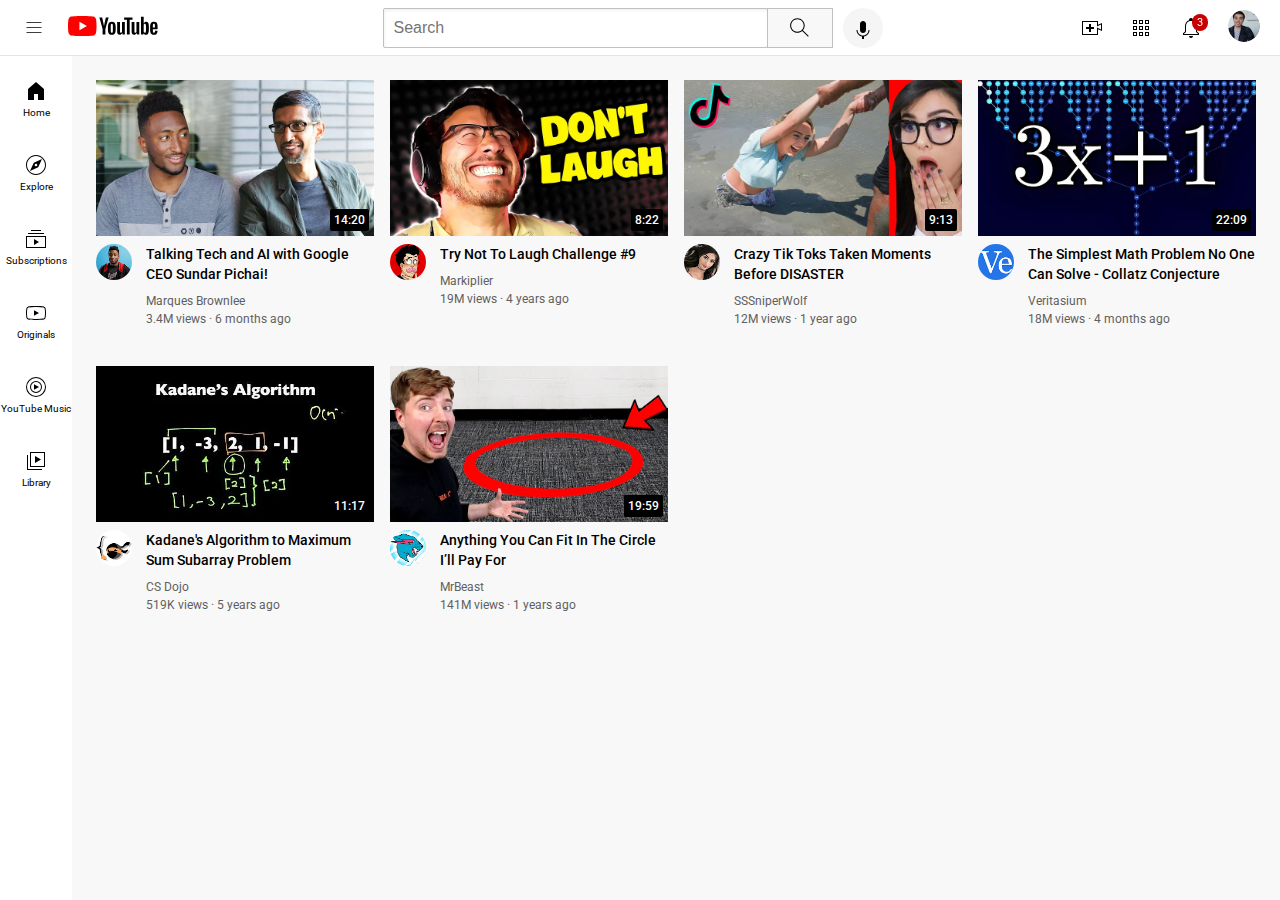
<file: index.html>
<!DOCTYPE html>
<html>

<head>
  <title>YouTube.com Clone</title>
  <link rel="preconnect" href="https://fonts.googleapis.com">
  <link rel="preconnect" href="https://fonts.gstatic.com" crossorigin>
  <link href="https://fonts.googleapis.com/css2?family=Agbalumo&family=Roboto:wght@400;500;700&display=swap"
    rel="stylesheet">

  <link rel="stylesheet" href="styles/general.css">
  <link rel="stylesheet" href="styles/header.css">
  <link rel="stylesheet" href="styles/video.css">
  <link rel="stylesheet" href="styles/sidebar.css">
</head>

<body>
  <div class="header">
    <div class="left-section">
      <img class="hamburger-menu" src="icons/hamburger-menu.svg" />
      <a href="https://www.youtube.com/">
      <img class="youtube-logo" src="icons/youtube-logo.svg"/></a>
    </div>
    <div class="middle-section">
      <input class="search-bar" type="text" placeholder="Search">
      <button class="search-button">
        <img class="search-icon" src="icons/search.svg">
        <div class="tooltip">Search</div>
      </button>
      <button class="voice-search-button">
        <img class="voice-search-icon" src="icons/voice-search-icon.svg"/>
        <div class="tooltip">Search with your voice</div>
      </button>
    </div>
    <div class="right-section">
     <div class="upload-icon-container">
      <img class="upload-icon" src="icons/upload.svg">
      <div class="tooltip">Create</div>
     </div>

     <div class="youtube-apps-icon-container">
      <img class="youtube-apps-icon" src="icons/youtube-apps.svg">
      <div class="tooltip">YouTube apps</div>
     </div>

      <div class="notification-icon-container">
        <img class="notification-icon" src="icons/notifications.svg">
        <div class="notifications-count">3</div>
        <div class="tooltip">Notifications</div>
      </div>

      <div>
        <img class="current-user-picture" src="channel-pictures/my-channel.jpeg"/>
      </div>
    </div>
  </div>
  <div class="sidebar">
    <div class="sidebar-link">
      <img src="icons/home.svg"/>
      <div>Home</div>
    </div>
    <div class="sidebar-link">
      <img src="icons/explore.svg"/>
      <div>Explore</div>
    </div>
    <div class="sidebar-link">
      <img src="icons/subscriptions.svg"/>
      <div>Subscriptions</div>
  </div>
    <div class="sidebar-link">
      <img src="icons/originals.svg"/>
      <div>Originals</div>
    </div>
    <div class="sidebar-link">
      <img src="icons/youtube-music.svg"/>
      <div>YouTube Music</div>
    </div>
    <div class="sidebar-link">
      <img src="icons/library.svg"/>
      <div>Library</div>
    </div>
  </div>
  <div class="video-grid">
    <div class="video-preview">
      <div class="thumbnail-row">
        <a href="https://youtu.be/n2RNcPRtAiY">
        <img class="thumbnail" src="thumbnails/thumbnail-1.webp"></a>
        <div class="video-time">14:20</div>
      </div>
      <div class="video-info-grid">
        <div class="channel-picture">
          <a href="https://www.youtube.com/@mkbhd">
          <img class="profile-picture" src="channel-pictures/channel-1.jpeg"></a>
        </div>
        <div class="video-info">
          <p class="video-title">
            Talking Tech and AI with Google CEO Sundar Pichai!
          </p>
          <p class="video-author">
            Marques Brownlee
          </p>
          <p class="video-stats">
            3.4M views &#183; 6 months ago
          </p>
        </div>
      </div>
    </div>
    <!--Div =box or containers-->
    <div class="video-preview">
      <div class="thumbnail-row">
        <img class="thumbnail" src="thumbnails/thumbnail-2.webp">
        <div class="video-time">8:22</div>
      </div>
      <div class="video-info-grid">
        <div class="channel-picture">
          <img class="profile-picture" src="channel-pictures/channel-2.jpeg">
        </div>
        <div class="video-info">
          <p class="video-title">
            Try Not To Laugh Challenge #9
          </p>
          <p class="video-author">
            Markiplier
          </p>
          <p class="video-stats">
            19M views &#183; 4 years ago
          </p>
        </div>
      </div>
    </div>
    <div class="video-preview">
      <div class="thumbnail-row">
        <img class="thumbnail" src="thumbnails/thumbnail-3.webp">
        <div class="video-time">9:13</div>
      </div>
      <div class="video-info-grid">
        <div class="channel-picture">
          <img class="profile-picture" src="channel-pictures/channel-3.jpeg">
        </div>
        <div class="video-info">
          <p class="video-title">
            Crazy Tik Toks Taken Moments Before DISASTER
          </p>
          <p class="video-author">
            SSSniperWolf
          </p>
          <p class="video-stats">
            12M views &#183; 1 year ago
          </p>
        </div>
      </div>
    </div>
    <!--Div =box or containers-->
    <div class="video-preview">
      <div class="thumbnail-row">
        <img class="thumbnail" src="thumbnails/thumbnail-4.webp">
        <div class="video-time">22:09</div>
      </div>
      <div class="video-info-grid">
        <div class="channel-picture">
          <img class="profile-picture" src="channel-pictures/channel-4.jpeg">
        </div>
        <div class="video-info">
          <p class="video-title">
            The Simplest Math Problem No One Can Solve - Collatz Conjecture
          </p>
          <p class="video-author">
            Veritasium
          </p>
          <p class="video-stats">
            18M views &#183; 4 months ago
          </p>
        </div>
      </div>
    </div>
    <div class="video-preview">
      <div class="thumbnail-row">
        <img class="thumbnail" src="thumbnails/thumbnail-5.webp">
        <div class="video-time">11:17</div>
      </div>
      <div class="video-info-grid">
        <div class="channel-picture">
          <img class="profile-picture" src="channel-pictures/channel-5.jpeg">
        </div>
        <div class="video-info">
          <p class="video-title">
            Kadane's Algorithm to Maximum Sum Subarray Problem
          </p>
          <p class="video-author">
            CS Dojo
          </p>
          <p class="video-stats">
            519K views &#183; 5 years ago
          </p>
        </div>
      </div>
    </div>
    <!--Div =box or containers-->
    <div class="video-preview">
      <div class="thumbnail-row">
        <img class="thumbnail" src="thumbnails/thumbnail-6.webp">
        <div class="video-time">19:59</div>
      </div>
      <div class="video-info-grid">
        <div class="channel-picture">
          <img class="profile-picture" src="channel-pictures/channel-6.jpeg">
        </div>
        <div class="video-info">
          <p class="video-title">
            Anything You Can Fit In The Circle I’ll Pay For
          </p>
          <p class="video-author">
            MrBeast
          </p>
          <p class="video-stats">
            141M views &#183; 1 years ago
          </p>
        </div>
      </div>
    </div>
  </div>
</body>

</html>
</file>
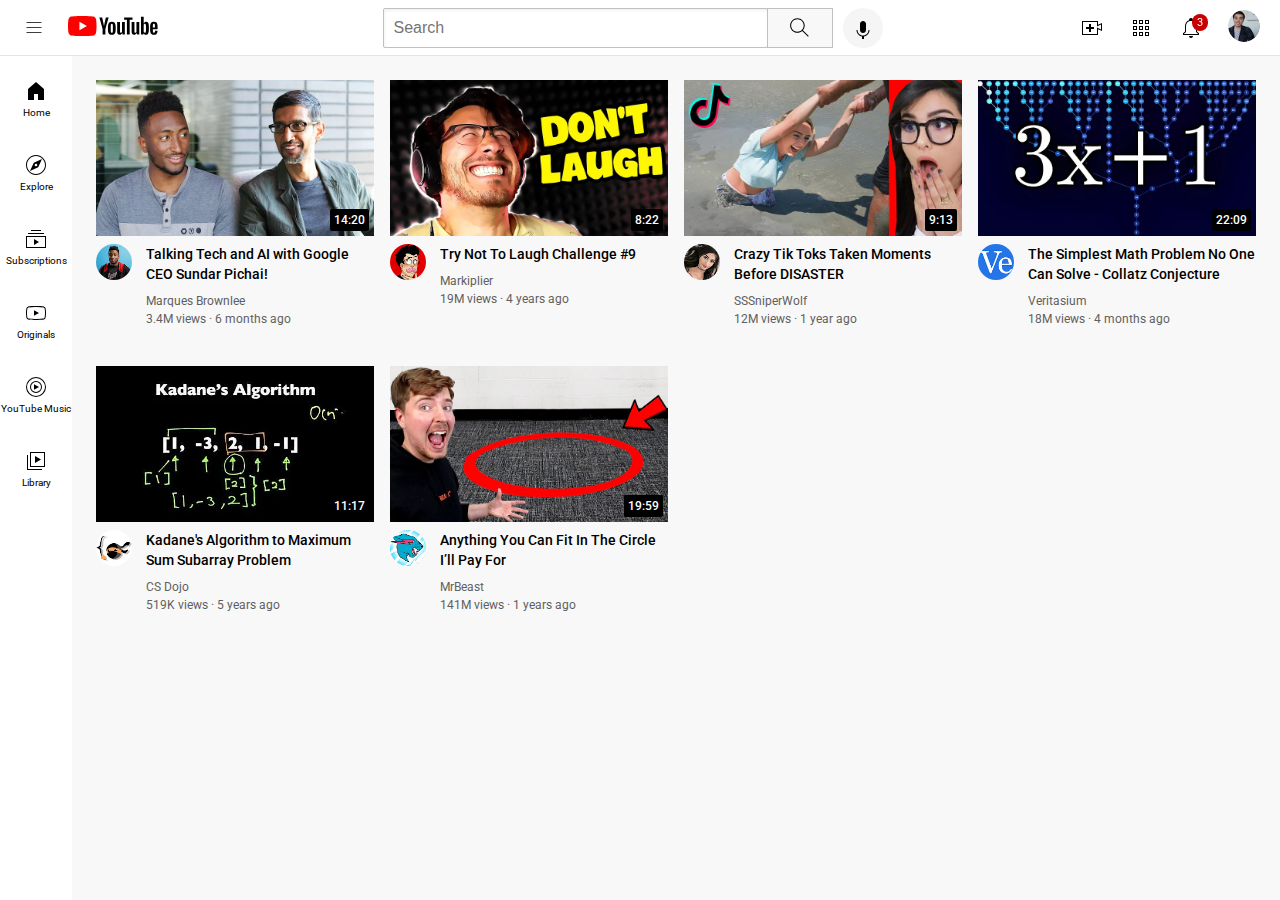
<file: youtube.html>
<!DOCTYPE html>
<html>

<head>
  <title>YouTube.com Clone</title>
  <link rel="preconnect" href="https://fonts.googleapis.com">
  <link rel="preconnect" href="https://fonts.gstatic.com" crossorigin>
  <link href="https://fonts.googleapis.com/css2?family=Agbalumo&family=Roboto:wght@400;500;700&display=swap"
    rel="stylesheet">

  <link rel="stylesheet" href="styles/general.css">
  <link rel="stylesheet" href="styles/header.css">
  <link rel="stylesheet" href="styles/video.css">
  <link rel="stylesheet" href="styles/sidebar.css">
</head>

<body>
  <div class="header">
    <div class="left-section">
      <img class="hamburger-menu" src="icons/hamburger-menu.svg" />
      <a href="https://www.youtube.com/">
      <img class="youtube-logo" src="icons/youtube-logo.svg"/></a>
    </div>
    <div class="middle-section">
      <input class="search-bar" type="text" placeholder="Search">
      <button class="search-button">
        <img class="search-icon" src="icons/search.svg">
        <div class="tooltip">Search</div>
      </button>
      <button class="voice-search-button">
        <img class="voice-search-icon" src="icons/voice-search-icon.svg"/>
        <div class="tooltip">Search with your voice</div>
      </button>
    </div>
    <div class="right-section">
     <div class="upload-icon-container">
      <img class="upload-icon" src="icons/upload.svg">
      <div class="tooltip">Create</div>
     </div>

     <div class="youtube-apps-icon-container">
      <img class="youtube-apps-icon" src="icons/youtube-apps.svg">
      <div class="tooltip">YouTube apps</div>
     </div>

      <div class="notification-icon-container">
        <img class="notification-icon" src="icons/notifications.svg">
        <div class="notifications-count">3</div>
        <div class="tooltip">Notifications</div>
      </div>

      <div>
        <img class="current-user-picture" src="channel-pictures/my-channel.jpeg"/>
      </div>
    </div>
  </div>
  <div class="sidebar">
    <div class="sidebar-link">
      <img src="icons/home.svg"/>
      <div>Home</div>
    </div>
    <div class="sidebar-link">
      <img src="icons/explore.svg"/>
      <div>Explore</div>
    </div>
    <div class="sidebar-link">
      <img src="icons/subscriptions.svg"/>
      <div>Subscriptions</div>
  </div>
    <div class="sidebar-link">
      <img src="icons/originals.svg"/>
      <div>Originals</div>
    </div>
    <div class="sidebar-link">
      <img src="icons/youtube-music.svg"/>
      <div>YouTube Music</div>
    </div>
    <div class="sidebar-link">
      <img src="icons/library.svg"/>
      <div>Library</div>
    </div>
  </div>
  <div class="video-grid">
    <div class="video-preview">
      <div class="thumbnail-row">
        <a href="https://youtu.be/n2RNcPRtAiY">
        <img class="thumbnail" src="thumbnails/thumbnail-1.webp"></a>
        <div class="video-time">14:20</div>
      </div>
      <div class="video-info-grid">
        <div class="channel-picture">
          <a href="https://www.youtube.com/@mkbhd">
          <img class="profile-picture" src="channel-pictures/channel-1.jpeg"></a>
        </div>
        <div class="video-info">
          <p class="video-title">
            Talking Tech and AI with Google CEO Sundar Pichai!
          </p>
          <p class="video-author">
            Marques Brownlee
          </p>
          <p class="video-stats">
            3.4M views &#183; 6 months ago
          </p>
        </div>
      </div>
    </div>
    <!--Div =box or containers-->
    <div class="video-preview">
      <div class="thumbnail-row">
        <img class="thumbnail" src="thumbnails/thumbnail-2.webp">
        <div class="video-time">8:22</div>
      </div>
      <div class="video-info-grid">
        <div class="channel-picture">
          <img class="profile-picture" src="channel-pictures/channel-2.jpeg">
        </div>
        <div class="video-info">
          <p class="video-title">
            Try Not To Laugh Challenge #9
          </p>
          <p class="video-author">
            Markiplier
          </p>
          <p class="video-stats">
            19M views &#183; 4 years ago
          </p>
        </div>
      </div>
    </div>
    <div class="video-preview">
      <div class="thumbnail-row">
        <img class="thumbnail" src="thumbnails/thumbnail-3.webp">
        <div class="video-time">9:13</div>
      </div>
      <div class="video-info-grid">
        <div class="channel-picture">
          <img class="profile-picture" src="channel-pictures/channel-3.jpeg">
        </div>
        <div class="video-info">
          <p class="video-title">
            Crazy Tik Toks Taken Moments Before DISASTER
          </p>
          <p class="video-author">
            SSSniperWolf
          </p>
          <p class="video-stats">
            12M views &#183; 1 year ago
          </p>
        </div>
      </div>
    </div>
    <!--Div =box or containers-->
    <div class="video-preview">
      <div class="thumbnail-row">
        <img class="thumbnail" src="thumbnails/thumbnail-4.webp">
        <div class="video-time">22:09</div>
      </div>
      <div class="video-info-grid">
        <div class="channel-picture">
          <img class="profile-picture" src="channel-pictures/channel-4.jpeg">
        </div>
        <div class="video-info">
          <p class="video-title">
            The Simplest Math Problem No One Can Solve - Collatz Conjecture
          </p>
          <p class="video-author">
            Veritasium
          </p>
          <p class="video-stats">
            18M views &#183; 4 months ago
          </p>
        </div>
      </div>
    </div>
    <div class="video-preview">
      <div class="thumbnail-row">
        <img class="thumbnail" src="thumbnails/thumbnail-5.webp">
        <div class="video-time">11:17</div>
      </div>
      <div class="video-info-grid">
        <div class="channel-picture">
          <img class="profile-picture" src="channel-pictures/channel-5.jpeg">
        </div>
        <div class="video-info">
          <p class="video-title">
            Kadane's Algorithm to Maximum Sum Subarray Problem
          </p>
          <p class="video-author">
            CS Dojo
          </p>
          <p class="video-stats">
            519K views &#183; 5 years ago
          </p>
        </div>
      </div>
    </div>
    <!--Div =box or containers-->
    <div class="video-preview">
      <div class="thumbnail-row">
        <img class="thumbnail" src="thumbnails/thumbnail-6.webp">
        <div class="video-time">19:59</div>
      </div>
      <div class="video-info-grid">
        <div class="channel-picture">
          <img class="profile-picture" src="channel-pictures/channel-6.jpeg">
        </div>
        <div class="video-info">
          <p class="video-title">
            Anything You Can Fit In The Circle I’ll Pay For
          </p>
          <p class="video-author">
            MrBeast
          </p>
          <p class="video-stats">
            141M views &#183; 1 years ago
          </p>
        </div>
      </div>
    </div>
  </div>
</body>

</html>
</file>
<file: styles/general.css>
p {
  font-family: Roboto, Arial;
  margin-top: 0;
  margin-bottom: 0;
}
body {
  font-family: Roboto, Arial;
  margin: 0;
  padding-top: 80px;
  padding-left: 96px;
  padding-right: 24px;
  background-color: rgb(248,248,248);
}

.logo{
  height: 40px;
  margin-left: 10px;
  margin-right: 10px;
  background-color: gray !important;
}
</file>
<file: styles/header.css>
/* .search-bar {
  display: block;
} */
.header {
  height: 55px;
  display: flex;
  flex-direction: row;
  justify-content: space-between;
  position: fixed;
  top: 0;
  left: 0;
  right: 0;
  background-color: white;
  border-bottom-width: 1px;
  border-bottom-style: solid;
  border-bottom-color: rgb(227, 227, 227);
  z-index: 100;
}

.left-section {
  /* background-color: lightblue; */
  width: 150px;
  display: flex;
  align-items: center;
}

.hamburger-menu {
  margin-left: 24px;
  margin-right: 24px;
  height: 20px;
  cursor: pointer;
}

.youtube-logo {
  height: 20px;
  cursor: pointer;
}

.middle-section {
  /* background-color: lightgreen; */
  flex: 1;
  margin-left: 70px;
  margin-right: 35px;
  max-width: 500px;
  display: flex;
  align-items: center;
}

.search-bar {
  flex: 1;
  height: 36px;
  padding-left: 10px;
  font-size: 16px;
  /* border-width: 1px;
  border-style: solid;
  border-color: rgb(192, 192, 192); */
  border: 1px solid rgb(192, 192, 192);
  border-radius: 2px;
  box-shadow: inset 1px 2px 3px rgb(0, 0, 0, 0.05);
  width: 0;
  /* width=0... shrink */
}

.search-bar::placeholder {
  font-size: 16px;
}

.search-button {
  height: 40px;
  width: 66px;
  /* background-color: rgb(246, 246, 246); */
  background-color: rgb(248,248,248);

  border-width: 1px;
  border-style: solid;
  border-color: rgb(192, 192, 192);
  margin-left: -1px;
  margin-right: 10px;
  position: relative;
  cursor: pointer;
}
.search-button,
.voice-search-button,
.upload-icon-container,
.youtube-apps-icon-container,
.notification-icon-container{
  position: relative;
  display: flex;
  justify-content: center;
  align-items: center;
}
.search-button .tooltip,
.voice-search-button .tooltip,
.upload-icon-container .tooltip,
.youtube-apps-icon-container .tooltip,
.notification-icon-container .tooltip {
  position: absolute;
  background-color: gray;
  color: white;
  padding-top: 4px;
  padding-bottom: 4px;
  padding-left: 8px;
  padding-right: 8px;
  border-radius: 2px;
  font-size: 12px;
  bottom: -38px;
  opacity: 0;
  transition: opacity 0.15s;
  pointer-events: none;
  white-space: nowrap;
}
.search-button:hover .tooltip,
.voice-search-button:hover .tooltip,
.upload-icon-container:hover .tooltip,
.youtube-apps-icon-container:hover .tooltip,
.notification-icon-container:hover .tooltip {
  opacity: 1;
}
.search-icon {
  height: 25px;
  /* margin-top: 4px; */
}

.voice-search-button {
  height: 40px;
  width: 40px;
  border-radius: 20px;
  border: none;
  background-color: rgb(245, 245, 245);
  cursor: pointer;
}
.voice-search-icon{
  height: 24px;
  margin-top: 4px;
}

.right-section {
  /* background-color: lightpink; */
  width: 180px;
  margin-right: 20px;
  display: flex;
  align-items: center;
  justify-content: space-between;
  flex-shrink: 0; 
  /* flec--shrink = 0 .. dont shrink */
}
.upload-icon {
  height: 24px;
  cursor: pointer;
}
.youtube-apps-icon{
  height: 24px;
  cursor: pointer;
}
.notification-icon{
  height: 24px;
  cursor: pointer;
}
.notification-icon-container{
  position: relative;
  cursor: pointer;
}
.notifications-count{
  position: absolute;
  top: -2px;
  right: -5px;
  background-color: rgb(200,0,0);
  color: white;
  font-size: 11px;
  padding-left: 5px;
  padding-right: 5px;
  padding-top: 2px;
  padding-bottom: 2px;
  border-radius: 10px;
}
.current-user-picture{
  height: 32px;
  border-radius: 16px;
  cursor: pointer;
}
</file>
<file: styles/video.css>
.thumbnail {
  /* width: 300px; */
  width: 100%;
  display: block;
  cursor: pointer;
}

/* .video-title {
  width: 300px;
} */
.video-title {
  margin-top: 0;
  font-size: 14px;
  font-weight: 500;
  line-height: 20px;
  margin-bottom: 10px;
  cursor: pointer;
}

.video-author,
.video-stats {
  font-size: 12px;
  color: rgb(96, 96, 96);
}

/* OR....video-stats{
  font-size: 12px;
  color: rgb(96, 96, 96);
} */
.video-author {
  margin-bottom: 4px;
  cursor: pointer;
}


.profile-picture {
  width: 36px;
  border-radius: 50px;
  cursor: pointer;
}

.video-info-grid {
  display: grid;
  grid-template-columns: 50px 1fr;
}

/* .channel-picture {
  display: inline-block;
  width: 50px;
  vertical-align: top;
  background-color: gray;
}
.video-info {
  display: inline-block;
  width: 200px;
  background-color: gray !important;
} */

.thumbnail-row {
  margin-bottom: 8px;
  position: relative;
}

.video-grid {
  display: grid;
  grid-template-columns: 1fr 1fr 1fr;
  column-gap: 16px;
  row-gap: 40px;
  /* text-decoration:underline; */
}
/* using media query we can reduce size without affecting thumnails */

@media (max-width: 750px) {
  .video-grid {
    grid-template-columns: 1fr 1fr;
  }
}

@media (min-width: 751px) and (max-width:999px) {
  .video-grid {
    grid-template-columns: 1fr 1fr 1fr;
  }
}

@media (min-width: 1000px) {
  .video-grid {
    grid-template-columns: 1fr 1fr 1fr 1fr;
  }
}
/* using media query we can reduce size without affecting thumnails */

.video-time {
  font-size: 12px;
  font-weight: 500;
  /* padding-left: 4px;
  padding-right: 4px;
  padding-top: 4px;
  padding-bottom: 4px; */
  /* OR below */
  /* Top right bottom left values in below padding element and also Margin is same */
  padding: 4px 4px 4px 4px;
  background-color: black;
  border-radius: 2px;
  color: white;
  position: absolute;
  right: 5px;
  bottom: 5px;
}
</file>
<file: styles/sidebar.css>
.sidebar{
  position: fixed;
  left: 0;
  bottom: 0;
  top: 56px;
  background-color: white;
  /* background-color: lightblue; */
  width: 72px;
  z-index: 200;
  padding-top: 5px;
}
.sidebar-link{
  background-color:white;
  height: 74px;
  /* margin-bottom: 1px; */
  display: flex;
  justify-content: center;
  align-items: center;
  flex-direction: column;
  cursor: pointer;
}

.sidebar-link:hover{
  background-color: rgb(235, 235, 235);
}
.sidebar-link img{
  height: 24px;
  margin-bottom: 4px;
}
.sidebar-link div{
  font-size: 10px;
}
</file>
